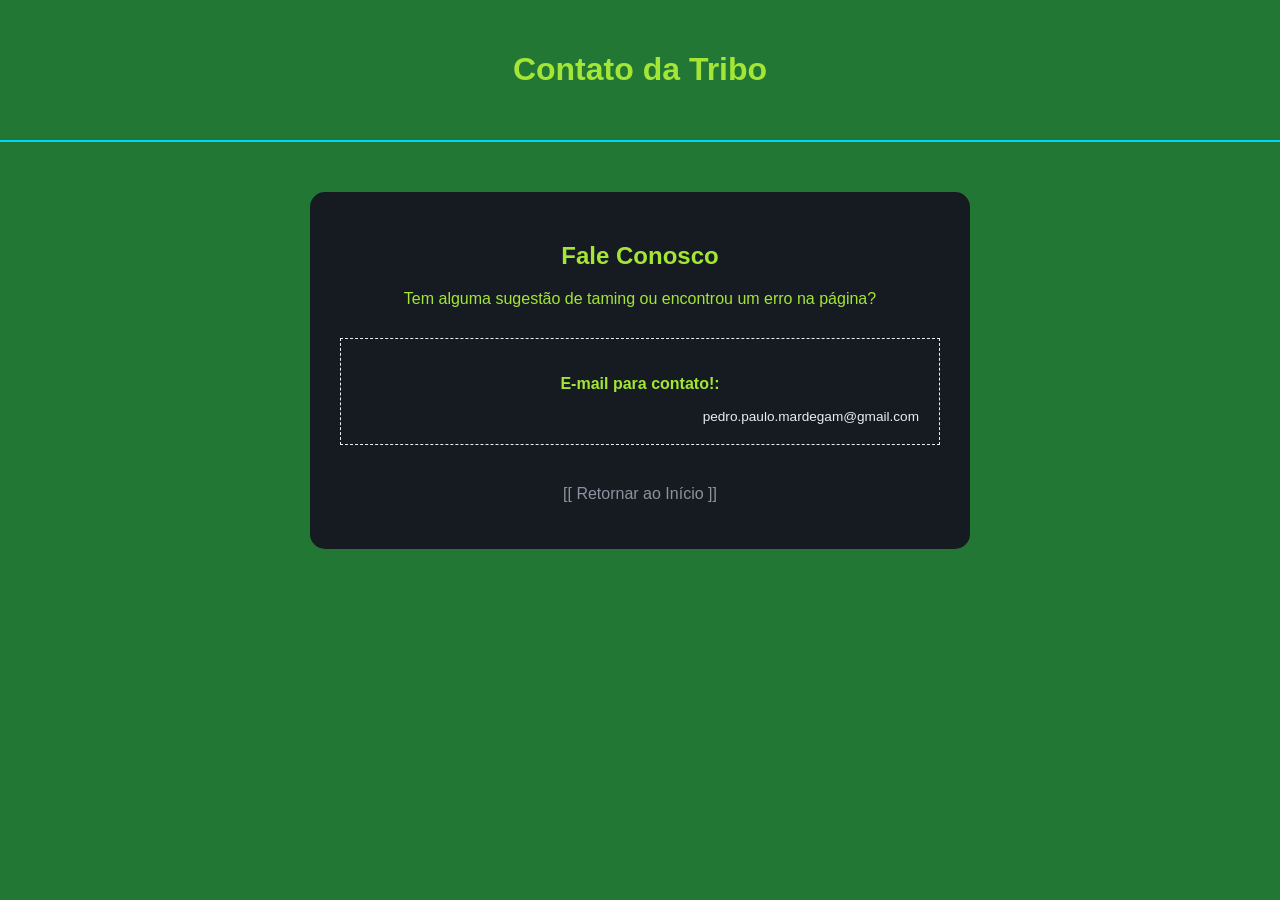
<file: Exercício 5 - FrontEnd/contato.html>
<!DOCTYPE html>
<html lang="pt-br">
<head>
    <meta charset="UTF-8">
    <title>Contato - Ark Evolution</title>
</head>
<body style="font-family: sans-serif; background-color: #237735; color: #a3e635; margin: 0;">

    <header style="text-align: center; padding: 30px; border-bottom: 2px solid #00d4ff;">
        <h1>Contato da Tribo</h1>
    </header>

    <main style="max-width: 600px; margin: 50px auto; padding: 30px; background-color: #161b22; border-radius: 15px; text-align: center;">
        <h2>Fale Conosco</h2>
        <p>Tem alguma sugestão de taming ou encontrou um erro na página?</p>
        
        <div style="margin-top: 30px; padding: 20px; border: 1px dashed #e6edf3;">
            <p><strong>E-mail para contato!:</strong></p>
            <div style="text-align: right; font-size: 0.85em;">
                <a href="mailto:pedro.paulo.mardegam@gmail.com" style="color: #e6edf3; text-decoration: none;">
                    pedro.paulo.mardegam@gmail.com
                </a>
            </div>
        </div>

        <p style="margin-top: 40px;"><a href="exe05.html" style="color: #8b949e; text-decoration: none;">[[ Retornar ao Início ]]</a></p>
    </main>
</body>
</html>
</file>
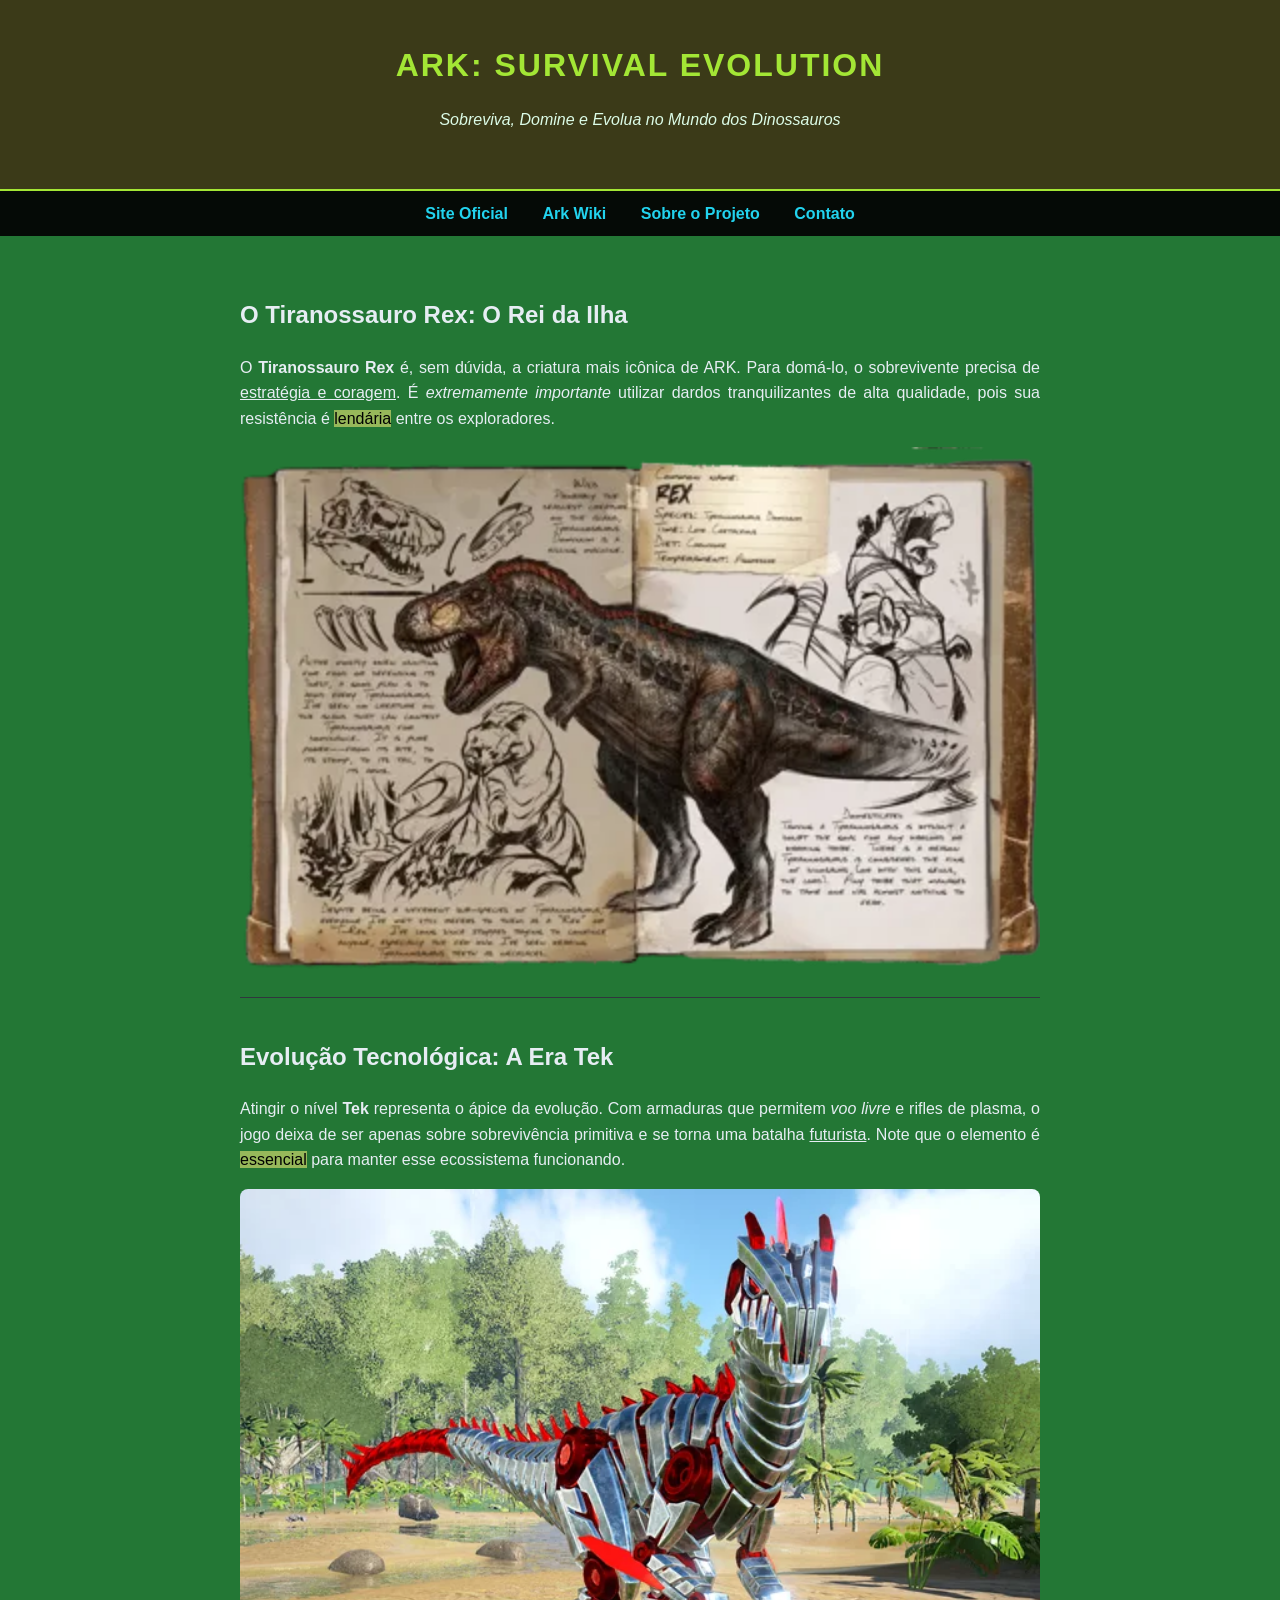
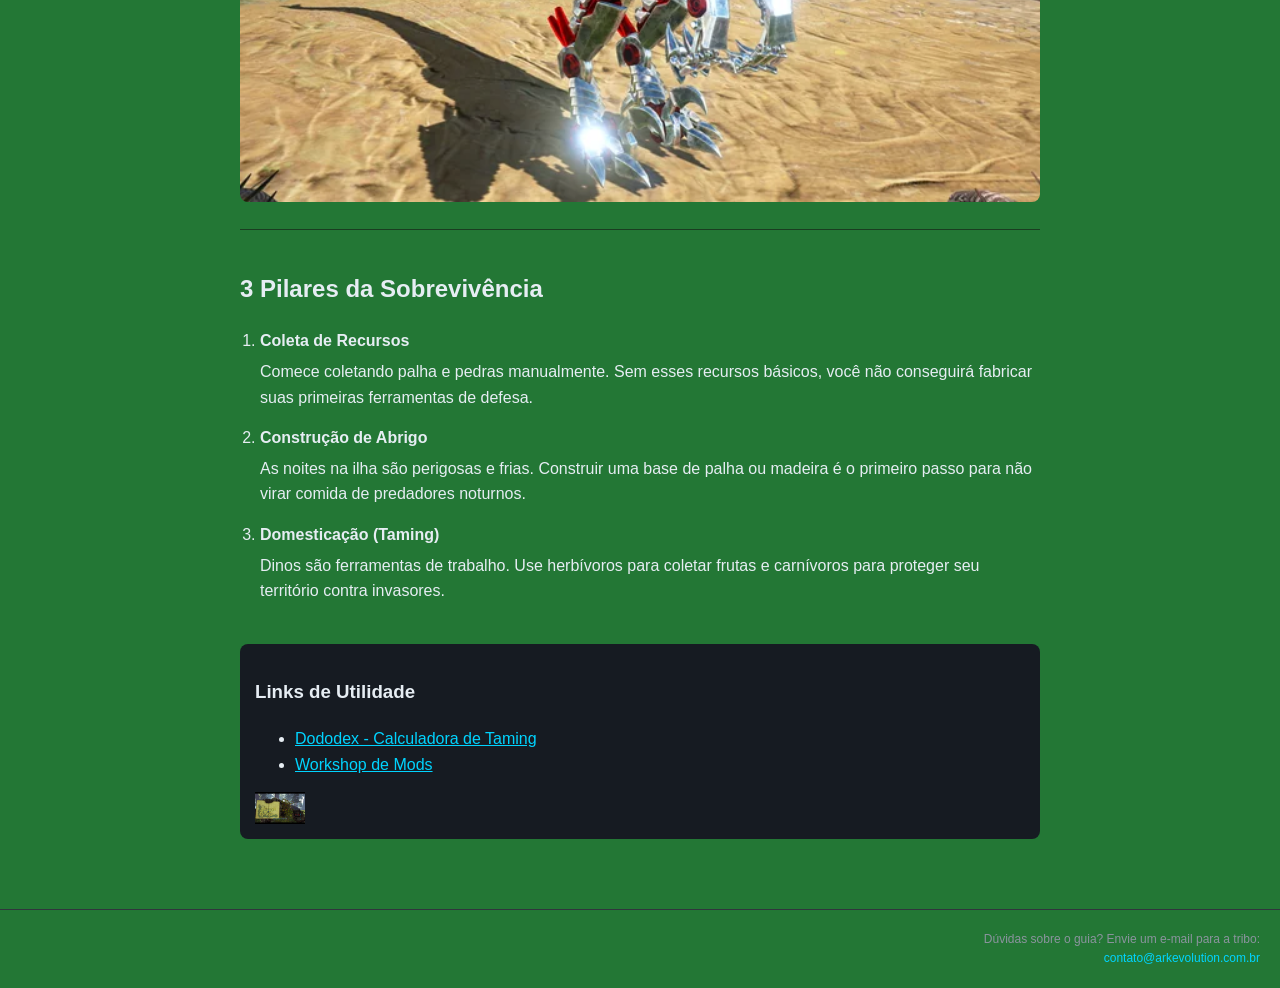
<file: Exercício 5 - FrontEnd/exe05.html>
<!DOCTYPE html>
<html lang="pt-br">
<head>
    <meta charset="UTF-8">
    <meta name="viewport" content="width=device-width, initial-scale=1.0">
    <title>Ark Survival: Evolution Guide</title>
</head>
<body style="font-family: sans-serif; line-height: 1.6; margin: 0; background-color: #237735; color: #e6edf3;">

    <header style="text-align: center; padding: 40px; background-color: #3b3a18; border-bottom: 2px solid #a3e635;">
        <h1 style="margin: 0; color: #a3e635; letter-spacing: 2px;">ARK: SURVIVAL EVOLUTION</h1>
        <p style="font-style: italic; color: #dcfce7;">Sobreviva, Domine e Evolua no Mundo dos Dinossauros</p>
    </header>

    <nav style="background-color: #050a06; padding: 10px;">
        <ul style="list-style: none; padding: 0; margin: 0; text-align: center;">
            <li style="display: inline; margin: 0 15px;"><a href="https://survivetheark.com/" target="_blank" style="color: #22d3ee; text-decoration: none; font-weight: bold;">Site Oficial</a></li>
            <li style="display: inline; margin: 0 15px;"><a href="https://ark.wiki.gg/wiki/ARK_Survival_Evolved_Wiki" target="_blank" style="color: #22d3ee; text-decoration: none; font-weight: bold;">Ark Wiki</a></li>
            <li style="display: inline; margin: 0 15px;"><a href="sobre.html" style="color: #22d3ee; text-decoration: none; font-weight: bold;">Sobre o Projeto</a></li>
            <li style="display: inline; margin: 0 15px;"><a href="contato.html" style="color: #22d3ee;  text-decoration: none; font-weight: bold;">Contato</a></li>
        </ul>
    </nav>

    <main style="max-width: 800px; margin: 20px auto; padding: 20px;">
        
        <section class="artigos-principais">
            <article style="margin-bottom: 40px; border-bottom: 1px solid #30363d; padding-bottom: 20px;">
                <h2>O Tiranossauro Rex: O Rei da Ilha</h2>
                <p style="text-align: justify;">
                    O <strong>Tiranossauro Rex</strong> é, sem dúvida, a criatura mais icônica de ARK. Para domá-lo, o sobrevivente precisa de <u>estratégia e coragem</u>. É <i>extremamente importante</i> utilizar dardos tranquilizantes de alta qualidade, pois sua resistência é <mark style="background-color: #97b85a; color: #000;">lendária</mark> entre os exploradores.
                </p>
                <img src="Imagens/rex.webp" alt="T-Rex em Ark Survival" style="width: 100%; border-radius: 8px;">
            </article>

            <article style="margin-bottom: 40px; border-bottom: 1px solid #1a3d21; padding-bottom: 20px;">
                <h2>Evolução Tecnológica: A Era Tek</h2>
                <p style="text-align: justify;">
                    Atingir o nível <strong>Tek</strong> representa o ápice da evolução. Com armaduras que permitem <i>voo livre</i> e rifles de plasma, o jogo deixa de ser apenas sobre sobrevivência primitiva e se torna uma batalha <u>futurista</u>. Note que o elemento é <mark style="background-color: #97b85a; color: #000;">essencial</mark> para manter esse ecossistema funcionando.
                </p>
                <img src="Imagens/Raptortek.webp" alt="Tecnologia Tek Ark" style="width: 100%; border-radius: 8px;">
            </article>
        </section>

        <section class="guia-lista" style="margin-bottom: 40px;">
            <h2>3 Pilares da Sobrevivência</h2>
            <ol style="padding-left: 20px;">
                <li style="margin-bottom: 15px;">
                    <strong>Coleta de Recursos</strong>
                    <p style="margin: 5px 0;">Comece coletando palha e pedras manualmente. Sem esses recursos básicos, você não conseguirá fabricar suas primeiras ferramentas de defesa.</p>
                </li>
                <li style="margin-bottom: 15px;">
                    <strong>Construção de Abrigo</strong>
                    <p style="margin: 5px 0;">As noites na ilha são perigosas e frias. Construir uma base de palha ou madeira é o primeiro passo para não virar comida de predadores noturnos.</p>
                </li>
                <li style="margin-bottom: 15px;">
                    <strong>Domesticação (Taming)</strong>
                    <p style="margin: 5px 0;">Dinos são ferramentas de trabalho. Use herbívoros para coletar frutas e carnívoros para proteger seu território contra invasores.</p>
                </li>
            </ol>
        </section>

        <aside style="background-color: #161b22; padding: 15px; border-radius: 8px;">
            <h3>Links de Utilidade</h3>
            <ul style="margin-bottom: 15px;">
                <li><a href="https://www.dododex.com/" target="_blank" style="color: #00d4ff;">Dododex - Calculadora de Taming</a></li>
                <li><a href="https://steamcommunity.com/app/346110/workshop/" target="_blank" style="color: #00d4ff;">Workshop de Mods</a></li>
            </ul>
            <img src="Imagens/mapa.webp" alt="Implante de Ark" style="width: 50px; display: block;">
        </aside>
    </main>

    <footer style="padding: 20px; border-top: 1px solid #30363d; margin-top: 50px;">
        <div style="text-align: right; font-size: 0.75rem; color: #8b949e;">
            <p style="margin: 0;">Dúvidas sobre o guia? Envie um e-mail para a tribo:</p>
            <a href="mailto:contato@arkevolution.com.br" style="color: #00d4ff; text-decoration: none;">contato@arkevolution.com.br</a>
        </div>
    </footer>

</body>
</html>
</file>
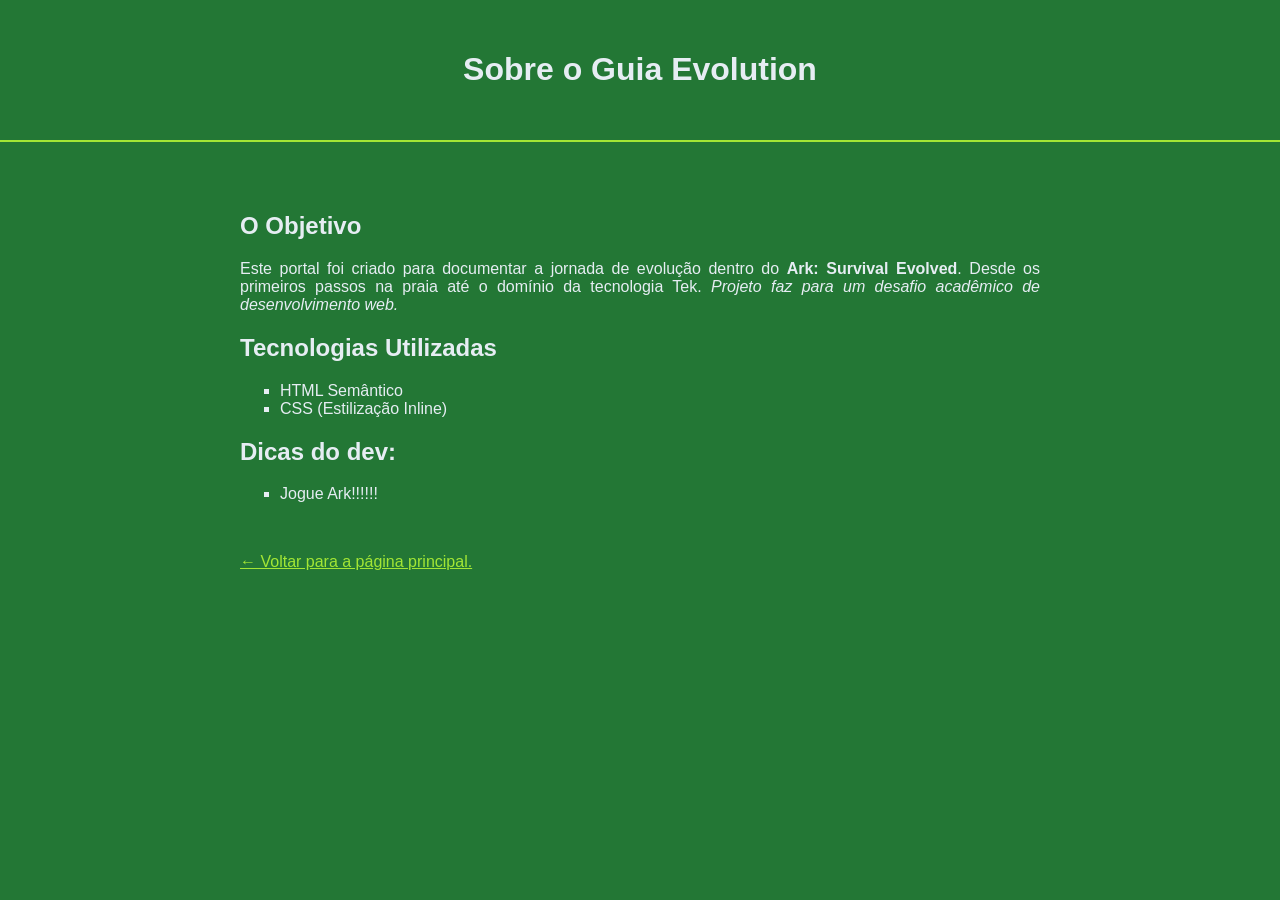
<file: Exercício 5 - FrontEnd/sobre.html>
<!DOCTYPE html>
<html lang="pt-br">
<head>
    <meta charset="UTF-8">
    <title>Sobre o Projeto - Ark Evolution</title>
    <style>
        /* Reutilizando a lógica da fonte que vimos antes */
        @font-face { font-family: 'ArkFont'; src: url('https://survivetheark.com/ARK-Regular.ttf'); }
        body { font-family: 'ArkFont', sans-serif; background-color: #237735; color: #e6edf3; margin: 0; }
    </style>
</head>
<body>
    <header style="text-align: center; padding: 30px; border-bottom: 2px solid #a3e635;">
        <h1>Sobre o Guia Evolution</h1>
    </header>

    <main style="max-width: 800px; margin: 30px auto; padding: 20px;">
        <section>
            <h2>O Objetivo</h2>
            <p style="text-align: justify;">
                Este portal foi criado para documentar a jornada de evolução dentro do <strong>Ark: Survival Evolved</strong>. 
                Desde os primeiros passos na praia até o domínio da tecnologia Tek. 
                <i>Projeto faz para um desafio acadêmico de desenvolvimento web.</i>
            </p>
        </section>

        <section style="margin-top: 20px;">
            <h2>Tecnologias Utilizadas</h2>
            <ul style="list-style-type: square;">
                <li>HTML Semântico</li>
                <li>CSS (Estilização Inline)</li>
            </ul>
        </section>

        <section>
            <h2>Dicas do dev:</h2>
            <ul style="list-style-type: square;">
                <li>Jogue Ark!!!!!!</li>
            </ul>
        </section><br>
        
        <p><a href="exe05.html" style="color: #a3e635;">← Voltar para a página principal.</a></p>
    </main>
</body>
</html>
</file>
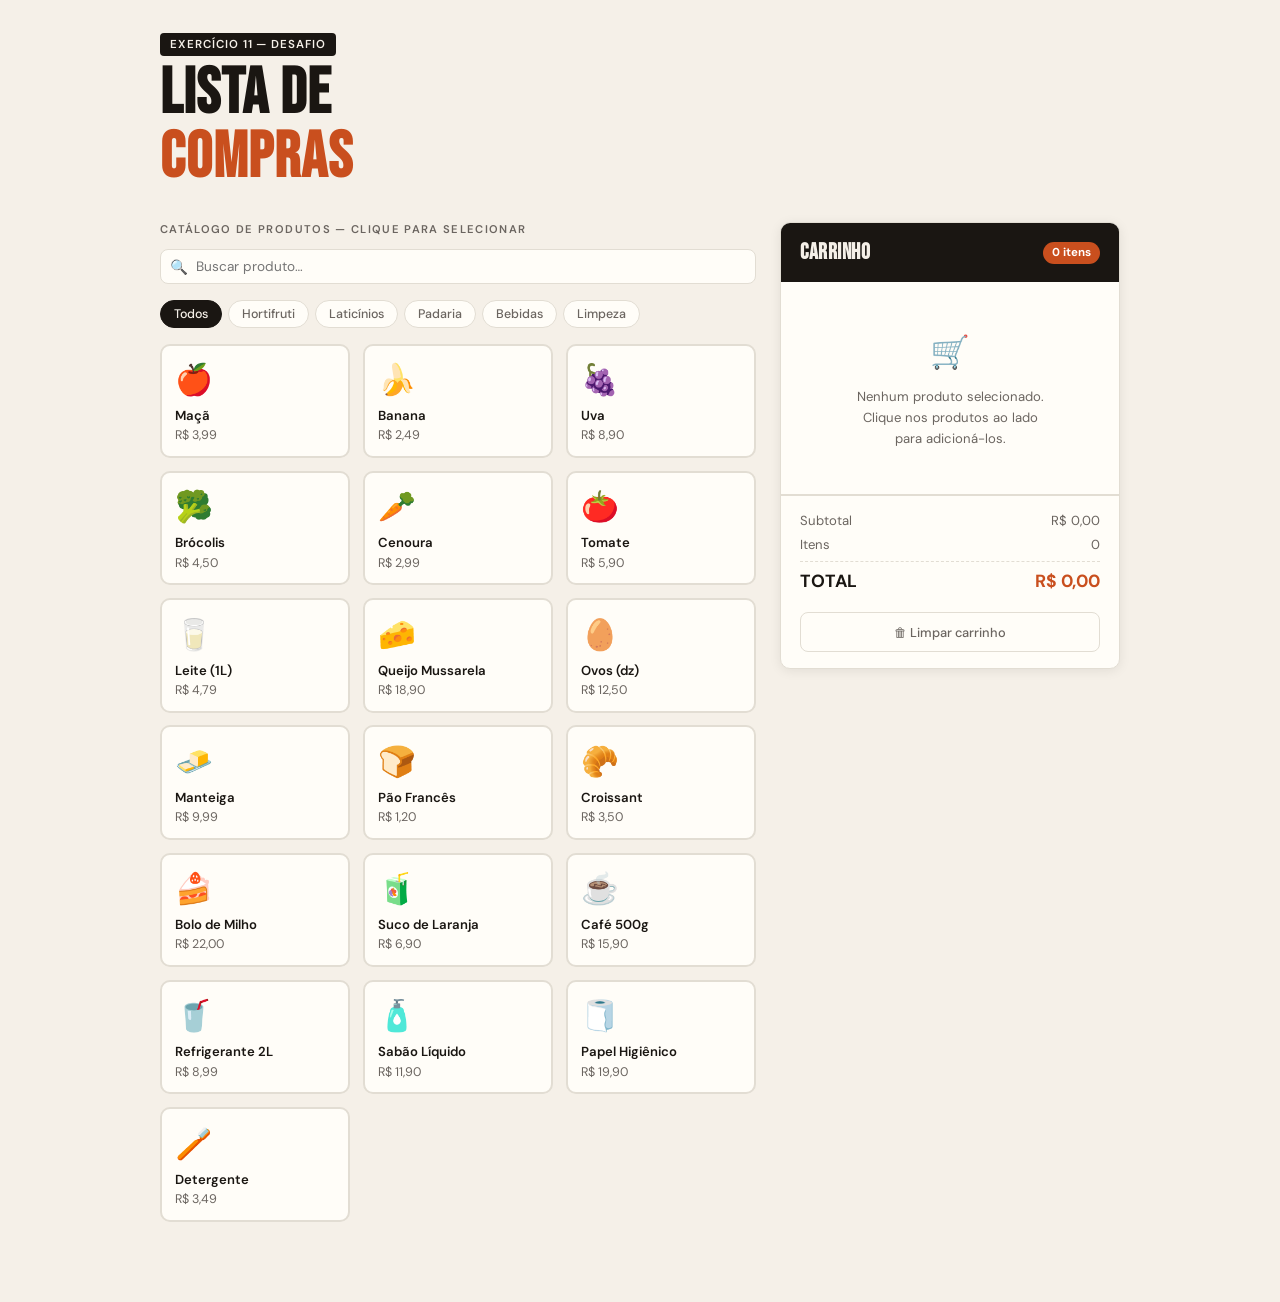
<file: JS_Basico_2/20260526_JavaScript_IV/JS/js.html>
<!DOCTYPE html>
<html lang="pt-BR">
<head>
  <meta charset="UTF-8"/>
  <meta name="viewport" content="width=device-width, initial-scale=1.0"/>
  <title>Exercício 11 — Lista de Compras</title>
  <link href="https://fonts.googleapis.com/css2?family=Bebas+Neue&family=DM+Sans:wght@300;400;500;600&display=swap" rel="stylesheet"/>
  <style>
    :root {
      --bg:       #f5f0e8;
      --surface:  #fffdf8;
      --border:   #e2ddd3;
      --ink:      #1a1612;
      --ink2:     #6b6560;
      --accent:   #c94f1e;
      --accent-l: #f4e8e2;
      --green:    #2a7a45;
      --green-l:  #e2f2e9;
      --shadow:   0 2px 12px rgba(0,0,0,.08);
      --r:        10px;
      --display:  'Bebas Neue', sans-serif;
      --body:     'DM Sans', sans-serif;
    }

    * { box-sizing: border-box; margin: 0; padding: 0; }

    body {
      background: var(--bg);
      font-family: var(--body);
      color: var(--ink);
      min-height: 100vh;
      padding: 2rem 1rem 5rem;
    }

    /* ── Header ── */
    header {
      max-width: 960px;
      margin: 0 auto 2rem;
      display: flex;
      align-items: flex-end;
      justify-content: space-between;
      gap: 1rem;
      flex-wrap: wrap;
    }
    header h1 {
      font-family: var(--display);
      font-size: clamp(2.4rem, 6vw, 4rem);
      letter-spacing: 1px;
      line-height: 1;
      color: var(--ink);
    }
    header h1 span { color: var(--accent); }
    .badge-ex {
      font-size: .72rem;
      font-weight: 600;
      background: var(--ink);
      color: var(--bg);
      padding: .25rem .65rem;
      border-radius: 4px;
      letter-spacing: .08em;
      margin-bottom: .4rem;
      display: inline-block;
    }

    /* ── Layout ── */
    .layout {
      max-width: 960px;
      margin: 0 auto;
      display: grid;
      grid-template-columns: 1fr 340px;
      gap: 1.5rem;
      align-items: start;
    }
    @media (max-width: 680px) {
      .layout { grid-template-columns: 1fr; }
    }

    /* ── Catalog ── */
    .catalog-title {
      font-size: .7rem;
      font-weight: 600;
      letter-spacing: .12em;
      text-transform: uppercase;
      color: var(--ink2);
      margin-bottom: .8rem;
    }

    .categories { display: flex; gap: .4rem; flex-wrap: wrap; margin-bottom: 1rem; }
    .cat-btn {
      border: 1px solid var(--border);
      background: var(--surface);
      color: var(--ink2);
      font-family: var(--body);
      font-size: .78rem;
      font-weight: 500;
      padding: .3rem .8rem;
      border-radius: 999px;
      cursor: pointer;
      transition: all .15s;
    }
    .cat-btn:hover, .cat-btn.active {
      background: var(--ink);
      color: var(--bg);
      border-color: var(--ink);
    }

    .products {
      display: grid;
      grid-template-columns: repeat(auto-fill, minmax(150px, 1fr));
      gap: .8rem;
    }

    .product-card {
      background: var(--surface);
      border: 2px solid var(--border);
      border-radius: var(--r);
      padding: .9rem .8rem .8rem;
      cursor: pointer;
      position: relative;
      transition: transform .15s, border-color .15s, box-shadow .15s;
      user-select: none;
    }
    .product-card:hover {
      transform: translateY(-2px);
      box-shadow: var(--shadow);
      border-color: #ccc;
    }
    .product-card.selected {
      border-color: var(--accent);
      background: var(--accent-l);
    }
    .product-card.selected:hover { border-color: var(--accent); }

    .check-badge {
      position: absolute;
      top: 7px; right: 7px;
      width: 20px; height: 20px;
      background: var(--accent);
      border-radius: 50%;
      display: flex; align-items: center; justify-content: center;
      font-size: .65rem;
      color: #fff;
      opacity: 0;
      transform: scale(.5);
      transition: opacity .2s, transform .2s;
    }
    .product-card.selected .check-badge {
      opacity: 1;
      transform: scale(1);
    }

    .product-emoji { font-size: 1.9rem; display: block; margin-bottom: .5rem; }
    .product-name  { font-size: .82rem; font-weight: 600; display: block; margin-bottom: .2rem; line-height: 1.3; }
    .product-price {
      font-size: .78rem;
      color: var(--ink2);
      display: block;
    }
    .product-card.selected .product-price { color: var(--accent); font-weight: 600; }

    .qty-pill {
      position: absolute;
      bottom: 7px; right: 8px;
      background: var(--accent);
      color: #fff;
      font-size: .68rem;
      font-weight: 700;
      padding: .1rem .4rem;
      border-radius: 999px;
      opacity: 0;
      transition: opacity .2s;
    }
    .product-card.selected .qty-pill { opacity: 1; }

    /* ── Cart panel ── */
    .cart-panel {
      background: var(--surface);
      border: 1px solid var(--border);
      border-radius: var(--r);
      overflow: hidden;
      position: sticky;
      top: 1.5rem;
      box-shadow: var(--shadow);
    }

    .cart-header {
      background: var(--ink);
      color: var(--bg);
      padding: 1rem 1.2rem;
      display: flex;
      justify-content: space-between;
      align-items: center;
    }
    .cart-header h2 { font-family: var(--display); font-size: 1.4rem; letter-spacing: .5px; }
    .cart-count {
      background: var(--accent);
      color: #fff;
      font-size: .72rem;
      font-weight: 700;
      padding: .2rem .55rem;
      border-radius: 999px;
    }

    .cart-items { padding: .8rem 1.2rem; max-height: 380px; overflow-y: auto; }
    .cart-items::-webkit-scrollbar { width: 4px; }
    .cart-items::-webkit-scrollbar-thumb { background: var(--border); border-radius: 2px; }

    .empty-msg {
      text-align: center;
      color: var(--ink2);
      font-size: .82rem;
      padding: 2rem 0;
      line-height: 1.6;
    }
    .empty-msg span { font-size: 2rem; display: block; margin-bottom: .5rem; }

    .cart-item {
      display: grid;
      grid-template-columns: 1.8rem 1fr auto;
      gap: .5rem;
      align-items: center;
      padding: .65rem 0;
      border-bottom: 1px solid var(--border);
      animation: slideIn .25s ease;
    }
    .cart-item:last-child { border-bottom: none; }
    @keyframes slideIn {
      from { opacity:0; transform:translateX(10px); }
      to   { opacity:1; transform:none; }
    }

    .ci-emoji { font-size: 1.3rem; text-align: center; }
    .ci-info  { min-width: 0; }
    .ci-name  { font-size: .82rem; font-weight: 600; white-space: nowrap; overflow: hidden; text-overflow: ellipsis; }
    .ci-detail { font-size: .72rem; color: var(--ink2); }
    .ci-subtotal { font-size: .82rem; font-weight: 700; color: var(--green); white-space: nowrap; }

    /* ── Qty controls inside cart ── */
    .ci-qty-row {
      grid-column: 1 / -1;
      display: flex;
      align-items: center;
      gap: .4rem;
      padding-bottom: .2rem;
    }
    .ci-qty-row button {
      width: 24px; height: 24px;
      border: 1px solid var(--border);
      background: var(--bg);
      color: var(--ink);
      border-radius: 6px;
      cursor: pointer;
      font-size: .9rem;
      font-weight: 700;
      display: flex; align-items: center; justify-content: center;
      transition: background .15s;
    }
    .ci-qty-row button:hover { background: var(--ink); color: var(--bg); }
    .ci-qty-val {
      font-size: .82rem;
      font-weight: 700;
      min-width: 2rem;
      text-align: center;
    }
    .ci-qty-label { font-size: .72rem; color: var(--ink2); flex: 1; }

    /* ── Totals ── */
    .cart-totals {
      border-top: 2px solid var(--border);
      padding: 1rem 1.2rem;
    }
    .total-row {
      display: flex;
      justify-content: space-between;
      font-size: .82rem;
      color: var(--ink2);
      margin-bottom: .4rem;
    }
    .total-row.big {
      font-size: 1.1rem;
      font-weight: 700;
      color: var(--ink);
      margin-top: .5rem;
      padding-top: .5rem;
      border-top: 1px dashed var(--border);
    }
    .total-row.big span:last-child { color: var(--accent); }

    .btn-clear {
      width: 100%;
      margin-top: .9rem;
      padding: .65rem;
      background: transparent;
      border: 1px solid var(--border);
      border-radius: 8px;
      color: var(--ink2);
      font-family: var(--body);
      font-size: .8rem;
      font-weight: 500;
      cursor: pointer;
      transition: all .15s;
    }
    .btn-clear:hover { background: #fee; border-color: #f99; color: var(--accent); }

    /* ── Modal ── */
    .overlay {
      position: fixed; inset: 0;
      background: rgba(0,0,0,.45);
      display: flex; align-items: center; justify-content: center;
      z-index: 100;
      opacity: 0; pointer-events: none;
      transition: opacity .2s;
    }
    .overlay.show { opacity: 1; pointer-events: all; }

    .modal {
      background: var(--surface);
      border-radius: 14px;
      padding: 1.8rem;
      width: min(340px, 92vw);
      box-shadow: 0 20px 60px rgba(0,0,0,.25);
      transform: translateY(16px) scale(.97);
      transition: transform .22s ease;
    }
    .overlay.show .modal { transform: none; }

    .modal-emoji { font-size: 2.5rem; display: block; margin-bottom: .5rem; }
    .modal h3 { font-size: 1.1rem; font-weight: 700; margin-bottom: .3rem; }
    .modal .modal-price { font-size: .85rem; color: var(--ink2); margin-bottom: 1.2rem; }

    .modal label { font-size: .8rem; font-weight: 600; display: block; margin-bottom: .4rem; }
    .modal input[type="number"] {
      width: 100%;
      border: 2px solid var(--border);
      border-radius: 8px;
      padding: .6rem .8rem;
      font-size: 1rem;
      font-family: var(--body);
      font-weight: 600;
      color: var(--ink);
      background: var(--bg);
      outline: none;
      transition: border-color .15s;
      margin-bottom: 1.2rem;
    }
    .modal input[type="number"]:focus { border-color: var(--accent); }

    .modal-btns { display: flex; gap: .6rem; }
    .modal-btns button {
      flex: 1; padding: .65rem;
      border-radius: 8px;
      font-family: var(--body);
      font-size: .88rem;
      font-weight: 600;
      cursor: pointer;
      border: none;
      transition: opacity .15s, transform .15s;
    }
    .modal-btns button:hover { opacity: .85; transform: scale(1.02); }
    .btn-confirm { background: var(--accent); color: #fff; }
    .btn-cancel  { background: var(--border); color: var(--ink2); }

    /* ── Search ── */
    .search-wrap { position: relative; margin-bottom: 1rem; }
    .search-wrap input {
      width: 100%;
      border: 1px solid var(--border);
      border-radius: 8px;
      padding: .5rem .8rem .5rem 2.2rem;
      background: var(--surface);
      font-family: var(--body);
      font-size: .85rem;
      color: var(--ink);
      outline: none;
      transition: border-color .15s;
    }
    .search-wrap input:focus { border-color: var(--accent); }
    .search-icon {
      position: absolute; left: .65rem; top: 50%; transform: translateY(-50%);
      font-size: .9rem; pointer-events: none;
    }
  </style>
</head>
<body>

<header>
  <div>
    <span class="badge-ex">EXERCÍCIO 11 — DESAFIO</span>
    <h1>Lista de<br/><span>Compras</span></h1>
  </div>
</header>

<div class="layout">

  <!-- LEFT: Catalog -->
  <div>
    <p class="catalog-title">Catálogo de produtos — clique para selecionar</p>

    <div class="search-wrap">
      <span class="search-icon">🔍</span>
      <input type="text" id="search-input" placeholder="Buscar produto…" oninput="filterProducts()" />
    </div>

    <div class="categories" id="categories"></div>
    <div class="products"   id="products"></div>
  </div>

  <!-- RIGHT: Cart -->
  <div class="cart-panel">
    <div class="cart-header">
      <h2>Carrinho</h2>
      <span class="cart-count" id="cart-count">0 itens</span>
    </div>
    <div class="cart-items" id="cart-items">
      <div class="empty-msg">
        <span>🛒</span>
        Nenhum produto selecionado.<br/>
        Clique nos produtos ao lado<br/>para adicioná-los.
      </div>
    </div>
    <div class="cart-totals">
      <div class="total-row"><span>Subtotal</span>    <span id="t-subtotal">R$ 0,00</span></div>
      <div class="total-row"><span>Itens</span>       <span id="t-items">0</span></div>
      <div class="total-row big"><span>TOTAL</span>   <span id="t-total">R$ 0,00</span></div>
      <button class="btn-clear" onclick="clearCart()">🗑 Limpar carrinho</button>
    </div>
  </div>
</div>

<!-- Modal quantity -->
<div class="overlay" id="overlay">
  <div class="modal">
    <span class="modal-emoji" id="m-emoji"></span>
    <h3 id="m-name"></h3>
    <p class="modal-price" id="m-price"></p>
    <label for="m-qty">Quantidade:</label>
    <input type="number" id="m-qty" min="1" max="999" value="1"/>
    <div class="modal-btns">
      <button class="btn-cancel"  onclick="closeModal()">Cancelar</button>
      <button class="btn-confirm" onclick="confirmAdd()">Adicionar ✓</button>
    </div>
  </div>
</div>

<script>
/* ══ DATA ══ */
const CATALOG = [
  // Hortifruti
  { id:1,  emoji:'🍎', name:'Maçã',          price:3.99,  cat:'Hortifruti' },
  { id:2,  emoji:'🍌', name:'Banana',         price:2.49,  cat:'Hortifruti' },
  { id:3,  emoji:'🍇', name:'Uva',            price:8.90,  cat:'Hortifruti' },
  { id:4,  emoji:'🥦', name:'Brócolis',       price:4.50,  cat:'Hortifruti' },
  { id:5,  emoji:'🥕', name:'Cenoura',        price:2.99,  cat:'Hortifruti' },
  { id:6,  emoji:'🍅', name:'Tomate',         price:5.90,  cat:'Hortifruti' },
  // Laticínios
  { id:7,  emoji:'🥛', name:'Leite (1L)',     price:4.79,  cat:'Laticínios' },
  { id:8,  emoji:'🧀', name:'Queijo Mussarela',price:18.90,cat:'Laticínios' },
  { id:9,  emoji:'🥚', name:'Ovos (dz)',      price:12.50, cat:'Laticínios' },
  { id:10, emoji:'🧈', name:'Manteiga',       price:9.99,  cat:'Laticínios' },
  // Padaria
  { id:11, emoji:'🍞', name:'Pão Francês',    price:1.20,  cat:'Padaria'   },
  { id:12, emoji:'🥐', name:'Croissant',      price:3.50,  cat:'Padaria'   },
  { id:13, emoji:'🍰', name:'Bolo de Milho',  price:22.00, cat:'Padaria'   },
  // Bebidas
  { id:14, emoji:'🧃', name:'Suco de Laranja',price:6.90,  cat:'Bebidas'   },
  { id:15, emoji:'☕', name:'Café 500g',       price:15.90, cat:'Bebidas'   },
  { id:16, emoji:'🥤', name:'Refrigerante 2L',price:8.99,  cat:'Bebidas'   },
  // Limpeza
  { id:17, emoji:'🧴', name:'Sabão Líquido',  price:11.90, cat:'Limpeza'   },
  { id:18, emoji:'🧻', name:'Papel Higiênico',price:19.90, cat:'Limpeza'   },
  { id:19, emoji:'🪥', name:'Detergente',     price:3.49,  cat:'Limpeza'   },
];

const CATEGORIES = ['Todos', ...new Set(CATALOG.map(p => p.cat))];

/* ══ STATE ══ */
let cart    = {};          // { productId: { product, qty } }
let pending = null;        // product being added via modal
let activeCategory = 'Todos';

/* ══ INIT ══ */
(function init() {
  // Categories
  const cDiv = document.getElementById('categories');
  CATEGORIES.forEach(cat => {
    const btn = document.createElement('button');
    btn.className = 'cat-btn' + (cat === 'Todos' ? ' active' : '');
    btn.textContent = cat;
    btn.onclick = () => {
      activeCategory = cat;
      document.querySelectorAll('.cat-btn').forEach(b => b.classList.remove('active'));
      btn.classList.add('active');
      renderProducts();
    };
    cDiv.appendChild(btn);
  });
  renderProducts();
})();

/* ══ RENDER PRODUCTS ══ */
function renderProducts() {
  const q    = document.getElementById('search-input').value.toLowerCase();
  const grid = document.getElementById('products');
  grid.innerHTML = '';

  const filtered = CATALOG.filter(p => {
    const matchCat  = activeCategory === 'Todos' || p.cat === activeCategory;
    const matchText = p.name.toLowerCase().includes(q);
    return matchCat && matchText;
  });

  if (!filtered.length) {
    grid.innerHTML = '<p style="color:var(--ink2);font-size:.82rem;grid-column:1/-1">Nenhum produto encontrado.</p>';
    return;
  }

  filtered.forEach(p => {
    const inCart = !!cart[p.id];
    const qty    = inCart ? cart[p.id].qty : 0;

    const card = document.createElement('div');
    card.className = 'product-card' + (inCart ? ' selected' : '');
    card.id = 'card-' + p.id;
    card.innerHTML = `
      <div class="check-badge">✓</div>
      <span class="product-emoji">${p.emoji}</span>
      <span class="product-name">${p.name}</span>
      <span class="product-price">R$ ${fmt(p.price)}</span>
      <span class="qty-pill">${qty}x</span>
    `;
    card.onclick = () => handleProductClick(p);
    grid.appendChild(card);
  });
}

function filterProducts() { renderProducts(); }

/* ══ CLICK HANDLER ══ */
function handleProductClick(p) {
  if (cart[p.id]) {
    // already in cart → remove
    removeFromCart(p.id);
  } else {
    // open modal to ask quantity
    openModal(p);
  }
}

/* ══ MODAL ══ */
function openModal(p) {
  pending = p;
  document.getElementById('m-emoji').textContent = p.emoji;
  document.getElementById('m-name').textContent  = p.name;
  document.getElementById('m-price').textContent = `R$ ${fmt(p.price)} / unidade`;
  document.getElementById('m-qty').value = 1;
  document.getElementById('overlay').classList.add('show');
  setTimeout(() => document.getElementById('m-qty').focus(), 50);
}
function closeModal() {
  document.getElementById('overlay').classList.remove('show');
  pending = null;
}
function confirmAdd() {
  if (!pending) return;
  const qty = parseInt(document.getElementById('m-qty').value);
  if (!qty || qty < 1) {
    document.getElementById('m-qty').focus();
    return;
  }
  cart[pending.id] = { product: pending, qty };
  closeModal();
  renderProducts();
  renderCart();
}

// close modal on overlay click
document.getElementById('overlay').addEventListener('click', function(e) {
  if (e.target === this) closeModal();
});
// Enter key confirms
document.getElementById('m-qty').addEventListener('keydown', e => {
  if (e.key === 'Enter') confirmAdd();
  if (e.key === 'Escape') closeModal();
});

/* ══ CART ══ */
function removeFromCart(id) {
  delete cart[id];
  renderProducts();
  renderCart();
}

function updateQty(id, delta) {
  if (!cart[id]) return;
  cart[id].qty = Math.max(1, cart[id].qty + delta);
  renderProducts();
  renderCart();
}

function clearCart() {
  cart = {};
  renderProducts();
  renderCart();
}

function renderCart() {
  const container = document.getElementById('cart-items');
  const ids = Object.keys(cart);

  // count badge
  const totalQty = ids.reduce((s, id) => s + cart[id].qty, 0);
  document.getElementById('cart-count').textContent =
    totalQty === 0 ? '0 itens' : totalQty === 1 ? '1 item' : `${totalQty} itens`;

  if (!ids.length) {
    container.innerHTML = `
      <div class="empty-msg">
        <span>🛒</span>
        Nenhum produto selecionado.<br/>
        Clique nos produtos ao lado<br/>para adicioná-los.
      </div>`;
    updateTotals(0, 0);
    return;
  }

  container.innerHTML = '';
  let subtotal = 0;
  let totalItems = 0;

  ids.forEach(id => {
    const { product: p, qty } = cart[id];
    const sub = p.price * qty;
    subtotal  += sub;
    totalItems += qty;

    const item = document.createElement('div');
    item.className = 'cart-item';
    item.innerHTML = `
      <span class="ci-emoji">${p.emoji}</span>
      <div class="ci-info">
        <div class="ci-name">${p.name}</div>
        <div class="ci-detail">R$ ${fmt(p.price)} × ${qty}</div>
      </div>
      <span class="ci-subtotal">R$ ${fmt(sub)}</span>
      <div class="ci-qty-row">
        <button onclick="updateQty(${p.id}, -1)">−</button>
        <span class="ci-qty-val">${qty}</span>
        <button onclick="updateQty(${p.id}, +1)">+</button>
        <span class="ci-qty-label">unidades</span>
        <button onclick="removeFromCart(${p.id})" title="Remover" style="color:#e05555;border-color:#f9c;background:#fff5f5">✕</button>
      </div>
    `;
    container.appendChild(item);
  });   

  updateTotals(subtotal, totalItems);
}

function updateTotals(subtotal, items) {
  document.getElementById('t-subtotal').textContent = `R$ ${fmt(subtotal)}`;
  document.getElementById('t-items').textContent    = items;
  document.getElementById('t-total').textContent    = `R$ ${fmt(subtotal)}`;
}

function fmt(n) {
  return n.toFixed(2).replace('.', ',');
}
</script>
</body>
</html>
</file>
